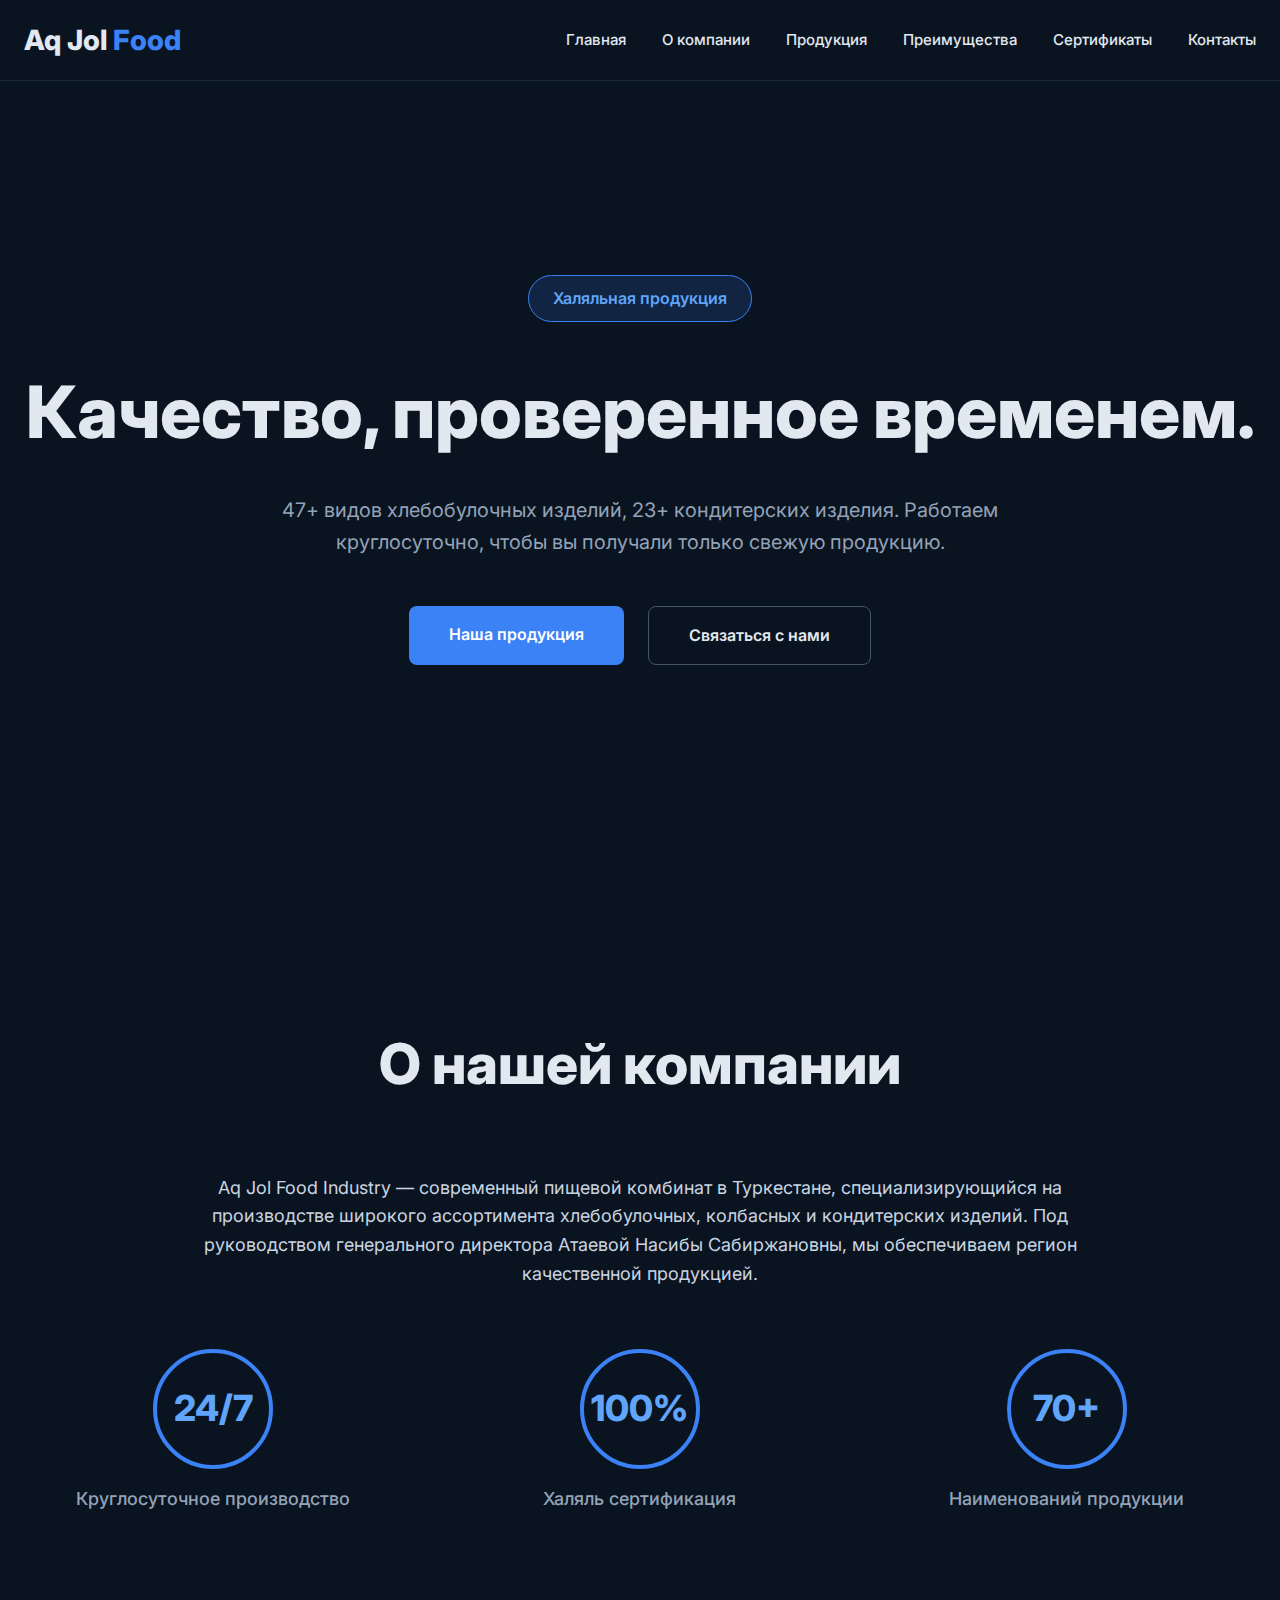
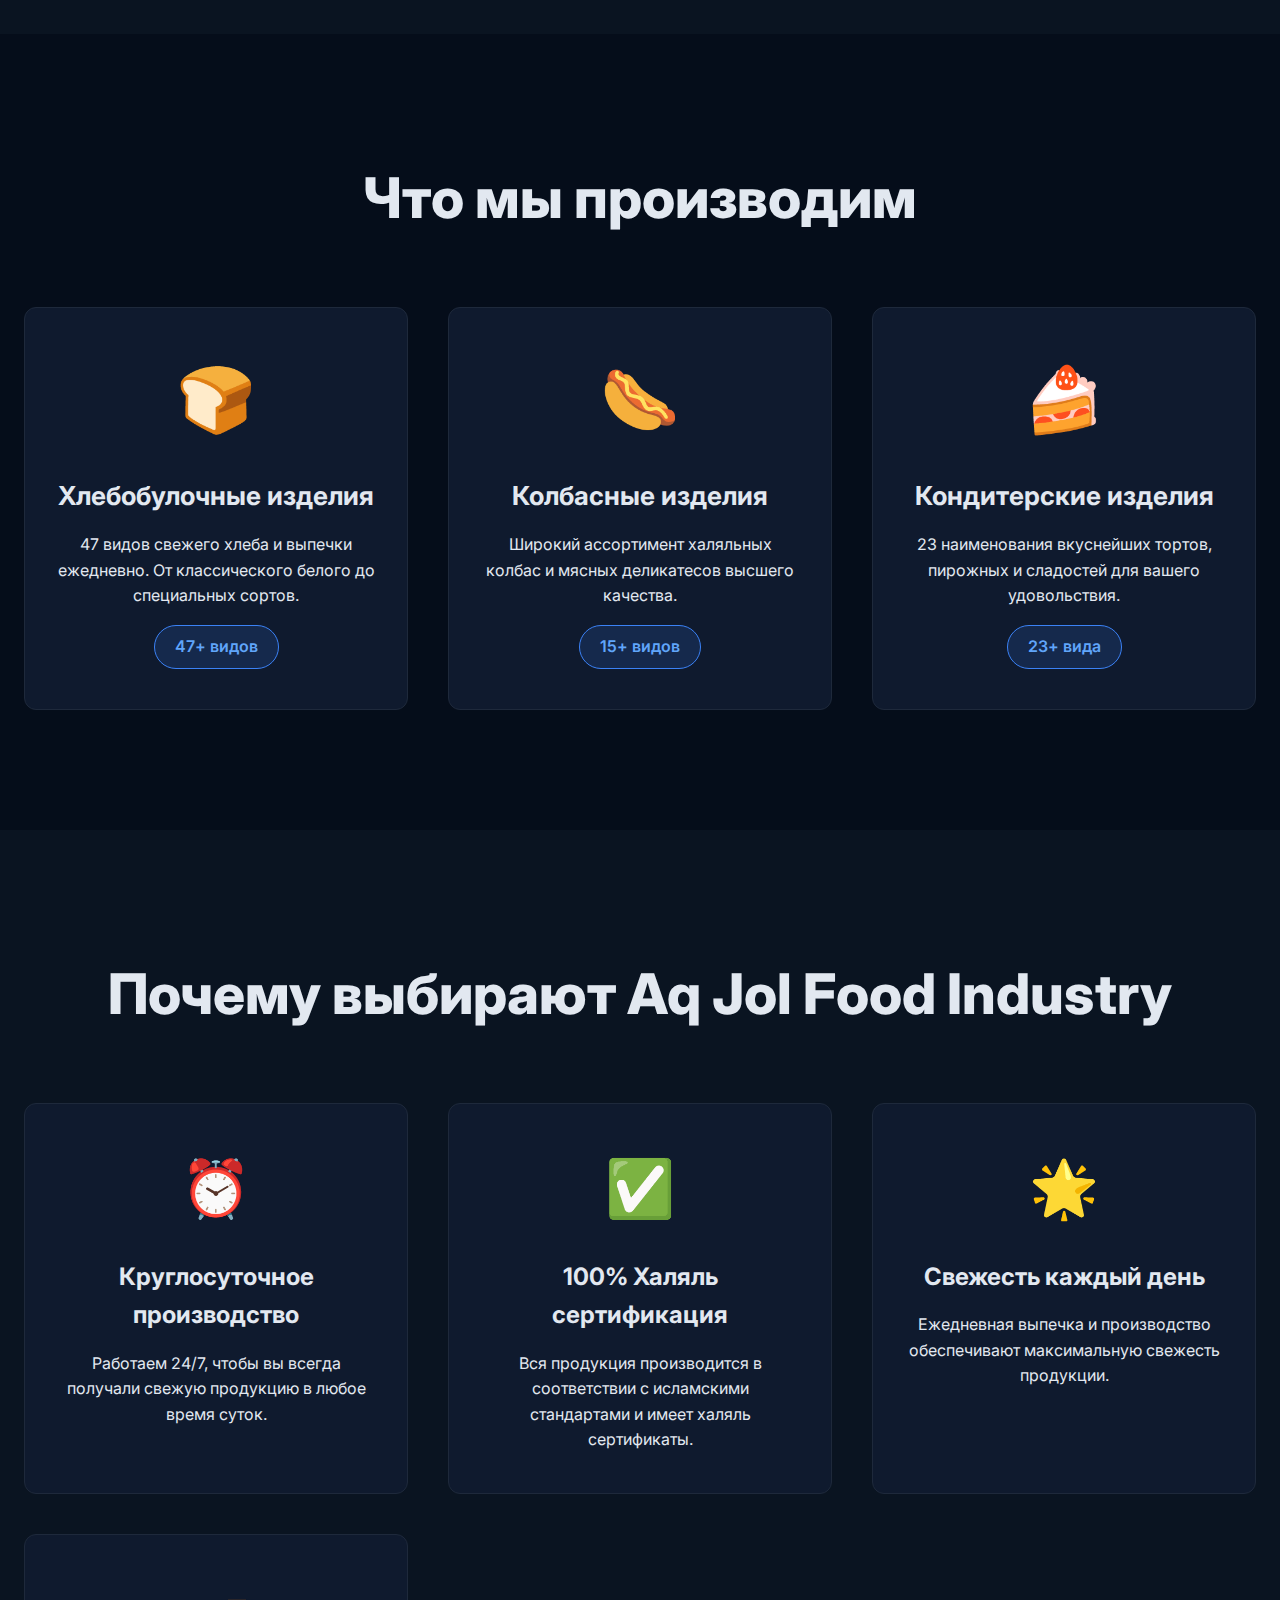
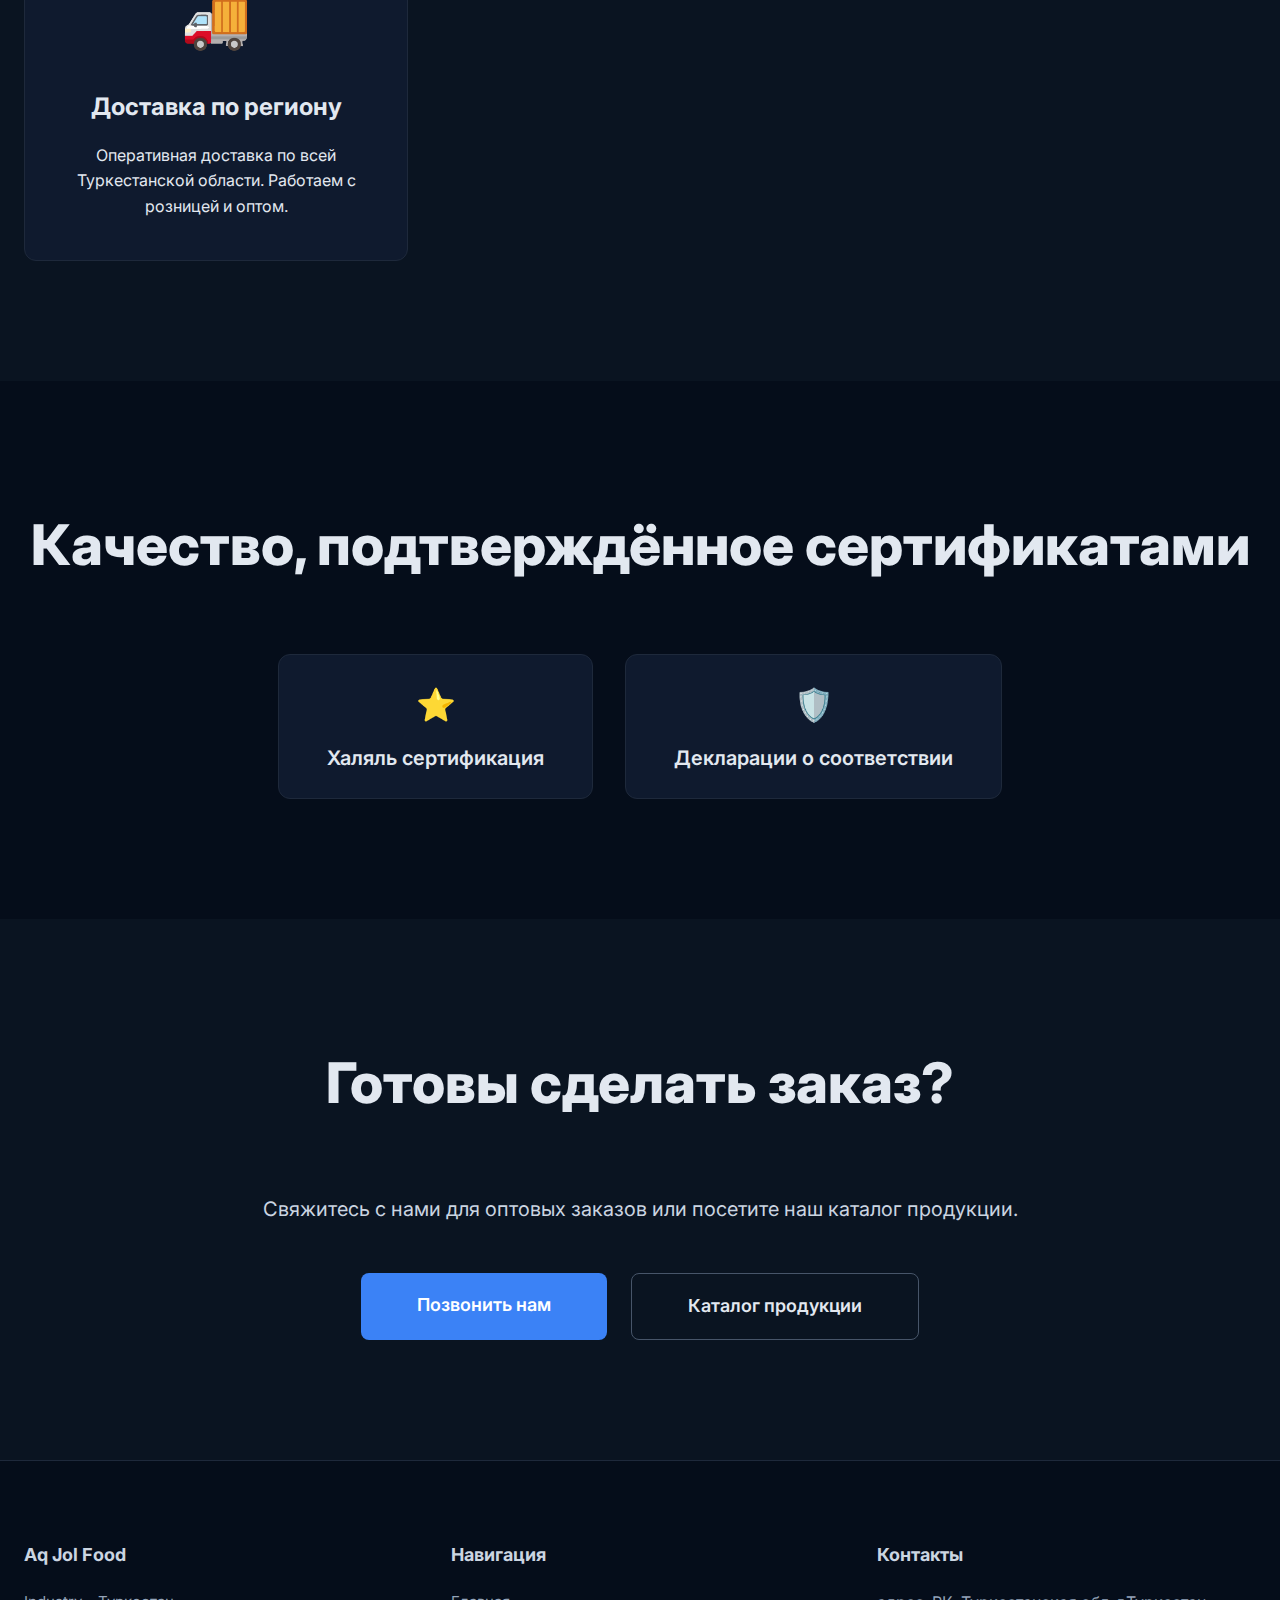
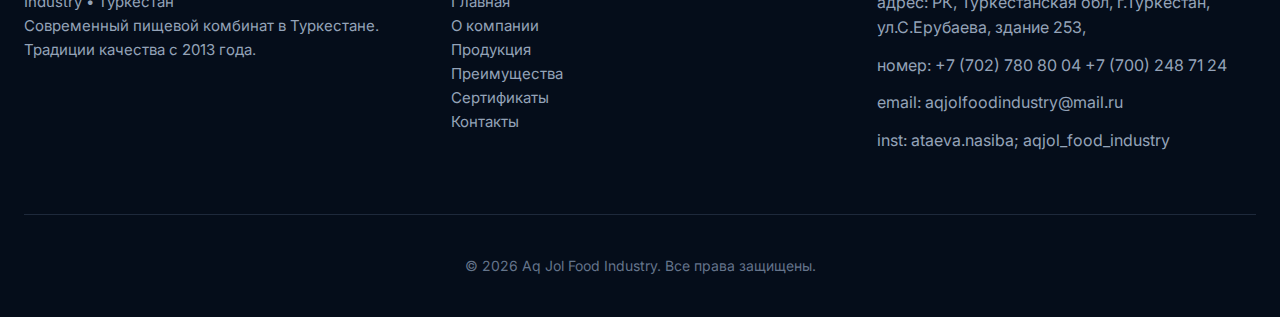
<file: index.html>
<!DOCTYPE html>
<html lang="ru">
<head>
  <meta charset="UTF-8">
  <meta name="viewport" content="width=device-width, initial-scale=1.0">
  <title>Aq Jol Food — Industry • Туркестан</title>
  <link rel="preconnect" href="https://fonts.googleapis.com">
  <link rel="preconnect" href="https://fonts.gstatic.com" crossorigin>
  <link href="https://fonts.googleapis.com/css2?family=Inter:wght@400;500;600;700;800&display=swap" rel="stylesheet">
  <style>
    * {
      margin: 0;
      padding: 0;
      box-sizing: border-box;
    }
    body {
      background: #0a1421;
      color: #e2e8f0;
      font-family: 'Inter', system-ui, sans-serif;
      line-height: 1.6;
    }
    a { color: inherit; text-decoration: none; }
    .container {
      max-width: 1280px;
      margin: 0 auto;
      padding: 0 24px;
    }
    header {
      position: fixed;
      top: 0;
      left: 0;
      right: 0;
      background: #0a1421;
      border-bottom: 1px solid #1e293b;
      z-index: 1000;
    }
    .header-inner {
      height: 80px;
      display: flex;
      align-items: center;
      justify-content: space-between;
    }
    .logo {
      font-size: 28px;
      font-weight: 800;
    }
    .logo span { color: #3b82f6; }
    nav {
      display: flex;
      gap: 36px;
      font-size: 15px;
      font-weight: 500;
    }
    nav a:hover { color: #60a5fa; }

    /* HERO */
    .hero {
      min-height: 100vh;
      display: flex;
      align-items: center;
      text-align: center;
      padding: 160px 0 120px;
    }
    .badge {
      display: inline-block;
      padding: 10px 24px;
      background: rgba(59,130,246,0.15);
      border: 1px solid #3b82f6;
      border-radius: 50px;
      color: #60a5fa;
      font-weight: 600;
      margin-bottom: 32px;
    }
    h1 {
      font-size: clamp(48px, 8vw, 72px);
      font-weight: 800;
      margin-bottom: 24px;
    }
    .lead {
      font-size: 20px;
      max-width: 760px;
      margin: 0 auto 48px;
      color: #94a3b8;
    }
    .btn-group {
      display: flex;
      gap: 24px;
      justify-content: center;
      flex-wrap: wrap;
    }
    .btn {
      padding: 16px 40px;
      font-size: 16px;
      font-weight: 600;
      border-radius: 8px;
      transition: 0.2s;
    }
    .btn-primary {
      background: #3b82f6;
      color: white;
    }
    .btn-primary:hover { background: #2563eb; }
    .btn-outline {
      background: transparent;
      border: 1px solid #475569;
      color: #e2e8f0;
    }
    .btn-outline:hover {
      border-color: #60a5fa;
      color: #60a5fa;
    }

    /* SECTION */
    section {
      padding: 120px 0;
    }
    h2 {
      font-size: clamp(40px, 6vw, 56px);
      font-weight: 800;
      text-align: center;
      margin-bottom: 64px;
    }

    /* STATS */
    .stats {
      display: grid;
      grid-template-columns: repeat(auto-fit, minmax(220px, 1fr));
      gap: 48px;
      text-align: center;
    }
    .stat-circle {
      width: 120px;
      height: 120px;
      margin: 0 auto 16px;
      border: 4px solid #3b82f6;
      border-radius: 50%;
      display: flex;
      align-items: center;
      justify-content: center;
      font-size: 36px;
      font-weight: 800;
      color: #60a5fa;
    }
    .stat-label {
      font-size: 18px;
      font-weight: 500;
      color: #94a3b8;
    }

    /* PRODUCTS */
    .products-grid {
      display: grid;
      grid-template-columns: repeat(auto-fit, minmax(340px, 1fr));
      gap: 40px;
    }
    .product-card {
      background: #0f1a2e;
      border: 1px solid #1e293b;
      border-radius: 12px;
      padding: 40px 32px;
      text-align: center;
      transition: 0.25s;
    }
    .product-card:hover {
      border-color: #3b82f6;
      transform: translateY(-8px);
    }
    .icon {
      font-size: 64px;
      margin-bottom: 24px;
      color: #60a5fa;
    }
    .product-card h3 {
      font-size: 26px;
      margin-bottom: 16px;
    }
    .tag {
      display: inline-block;
      padding: 8px 20px;
      background: rgba(59,130,246,0.15);
      border: 1px solid #3b82f6;
      border-radius: 50px;
      color: #60a5fa;
      font-weight: 600;
      margin-top: 16px;
    }

    /* ADVANTAGES */
    .adv-grid {
      display: grid;
      grid-template-columns: repeat(auto-fit, minmax(300px, 1fr));
      gap: 40px;
    }
    .adv-card {
      background: #0f1a2e;
      border: 1px solid #1e293b;
      border-radius: 12px;
      padding: 40px 32px;
      text-align: center;
    }
    .adv-icon {
      font-size: 56px;
      margin-bottom: 24px;
      color: #60a5fa;
    }
    .adv-card h3 {
      font-size: 24px;
      margin-bottom: 16px;
    }

    /* CERTS */
    .certs {
      display: flex;
      flex-wrap: wrap;
      justify-content: center;
      gap: 32px;
    }
    .cert-item {
      background: #0f1a2e;
      border: 1px solid #1e293b;
      border-radius: 12px;
      padding: 24px 48px;
      font-size: 20px;
      font-weight: 600;
      text-align: center;
      min-width: 220px;
    }
    .cert-icon {
      font-size: 32px;
      margin-bottom: 12px;
      color: #60a5fa;
    }

    /* CONTACT */
    .contact {
      text-align: center;
    }
    .btn-large {
      padding: 18px 56px;
      font-size: 18px;
    }

    /* FOOTER */
    footer {
      background: #050d1a;
      padding: 80px 0 40px;
      border-top: 1px solid #1e293b;
    }
    .footer-grid {
      display: grid;
      grid-template-columns: repeat(auto-fit, minmax(240px, 1fr));
      gap: 48px;
      margin-bottom: 48px;
    }
    .footer-title {
      font-size: 18px;
      font-weight: 700;
      margin-bottom: 20px;
      color: #cbd5e1;
    }
    .footer-text {
      color: #94a3b8;
      font-size: 15px;
    }
    .contact-item {
      margin-bottom: 12px;
      color: #94a3b8;
    }
    .copyright {
      text-align: center;
      color: #64748b;
      font-size: 14px;
      padding-top: 40px;
      border-top: 1px solid #1e293b;
    }

    @media (max-width: 768px) {
      nav { display: none; }
      .btn-group { flex-direction: column; }
    }
  </style>
</head>
<body>

<header>
  <div class="container">
    <div class="header-inner">
      <div class="logo">Aq Jol <span>Food</span></div>
      <nav>
        <a href="#">Главная</a>
        <a href="#about">О компании</a>
        <a href="#products">Продукция</a>
        <a href="#advantages">Преимущества</a>
        <a href="#certs">Сертификаты</a>
        <a href="#contact">Контакты</a>
      </nav>
    </div>
  </div>
</header>

<section class="hero">
  <div class="container">
    <div class="badge">Халяльная продукция</div>
    <h1>Качество, проверенное временем.</h1>
    <p class="lead">
      47+ видов хлебобулочных изделий, 23+ кондитерских изделия. Работаем круглосуточно, чтобы вы получали только свежую продукцию.
    </p>
    <div class="btn-group">
      <a href="#products" class="btn btn-primary">Наша продукция</a>
      <a href="#contact" class="btn btn-outline">Связаться с нами</a>
    </div>
  </div>
</section>

<section id="about">
  <div class="container">
    <h2>О нашей компании</h2>
    <p style="max-width:900px; margin:0 auto 60px; text-align:center; color:#cbd5e1; font-size:18px;">
      Aq Jol Food Industry — современный пищевой комбинат в Туркестане, специализирующийся на производстве широкого ассортимента хлебобулочных, колбасных и кондитерских изделий. Под руководством генерального директора Атаевой Насибы Сабиржановны, мы обеспечиваем регион качественной продукцией.
    </p>
    <div class="stats">
      <div>
        <div class="stat-circle">24/7</div>
        <div class="stat-label">Круглосуточное производство</div>
      </div>
      <div>
        <div class="stat-circle">100%</div>
        <div class="stat-label">Халяль сертификация</div>
      </div>
      <div>
        <div class="stat-circle">70+</div>
        <div class="stat-label">Наименований продукции</div>
      </div>
    </div>
  </div>
</section>

<section id="products" style="background:#050d1a;">
  <div class="container">
    <h2>Что мы производим</h2>
    <div class="products-grid">
      <div class="product-card">
        <div class="icon">🍞</div>
        <h3>Хлебобулочные изделия</h3>
        <p>47 видов свежего хлеба и выпечки ежедневно. От классического белого до специальных сортов.</p>
        <div class="tag">47+ видов</div>
      </div>
      <div class="product-card">
        <div class="icon">🌭</div>
        <h3>Колбасные изделия</h3>
        <p>Широкий ассортимент халяльных колбас и мясных деликатесов высшего качества.</p>
        <div class="tag">15+ видов</div>
      </div>
      <div class="product-card">
        <div class="icon">🍰</div>
        <h3>Кондитерские изделия</h3>
        <p>23 наименования вкуснейших тортов, пирожных и сладостей для вашего удовольствия.</p>
        <div class="tag">23+ вида</div>
      </div>
    </div>
  </div>
</section>

<section id="advantages">
  <div class="container">
    <h2>Почему выбирают Aq Jol Food Industry</h2>
    <div class="adv-grid">
      <div class="adv-card">
        <div class="adv-icon">⏰</div>
        <h3>Круглосуточное производство</h3>
        <p>Работаем 24/7, чтобы вы всегда получали свежую продукцию в любое время суток.</p>
      </div>
      <div class="adv-card">
        <div class="adv-icon">✅</div>
        <h3>100% Халяль сертификация</h3>
        <p>Вся продукция производится в соответствии с исламскими стандартами и имеет халяль сертификаты.</p>
      </div>
      <div class="adv-card">
        <div class="adv-icon">🌟</div>
        <h3>Свежесть каждый день</h3>
        <p>Ежедневная выпечка и производство обеспечивают максимальную свежесть продукции.</p>
      </div>
      <div class="adv-card">
        <div class="adv-icon">🚚</div>
        <h3>Доставка по региону</h3>
        <p>Оперативная доставка по всей Туркестанской области. Работаем с розницей и оптом.</p>
      </div>
    </div>
  </div>
</section>

<section id="certs" style="background:#050d1a;">
  <div class="container">
    <h2>Качество, подтверждённое сертификатами</h2>
    <div class="certs">
      <div class="cert-item">
        <div class="cert-icon">⭐</div>
        Халяль сертификация
      </div>
      <div class="cert-item">
        <div class="cert-icon">🛡️</div>
        Декларации о соответствии
      </div>
    </div>
  </div>
</section>

<section id="contact">
  <div class="container contact">
    <h2>Готовы сделать заказ?</h2>
    <p style="font-size:20px; margin-bottom:48px; color:#cbd5e1;">
      Свяжитесь с нами для оптовых заказов или посетите наш каталог продукции.
    </p>
    <div class="btn-group">
      <a href="tel:+77002487124" class="btn btn-primary btn-large">Позвонить нам</a>
      <a href="#" class="btn btn-outline btn-large">Каталог продукции</a>
    </div>
  </div>
</section>

<footer>
  <div class="container">
    <div class="footer-grid">
      <div>
        <div class="footer-title">Aq Jol Food</div>
        <p class="footer-text">
          Industry • Туркестан<br>
          Современный пищевой комбинат в Туркестане.<br>
          Традиции качества с 2013 года.
        </p>
      </div>
      <div>
        <div class="footer-title">Навигация</div>
        <p class="footer-text">
          <a href="#">Главная</a><br>
          <a href="#about">О компании</a><br>
          <a href="#products">Продукция</a><br>
          <a href="#advantages">Преимущества</a><br>
          <a href="#certs">Сертификаты</a><br>
          <a href="#contact">Контакты</a>
        </p>
      </div>
      <div>
        <div class="footer-title">Контакты</div>
        <p class="contact-item">адрес: РК, Туркестанская обл, г.Туркестан, ул.С.Ерубаева, здание 253,</p>
        <p class="contact-item">номер: +7 (702) 780 80 04   +7 (700) 248 71 24</p>
        <p class="contact-item">email: aqjolfoodindustry@mail.ru</p>
		<p class="contact-item">inst: ataeva.nasiba;   aqjol_food_industry</p>
      </div>
    </div>
    <div class="copyright">
      © 2026 Aq Jol Food Industry. Все права защищены.
    </div>
  </div>
</footer>

</body>
</html>
</file>
